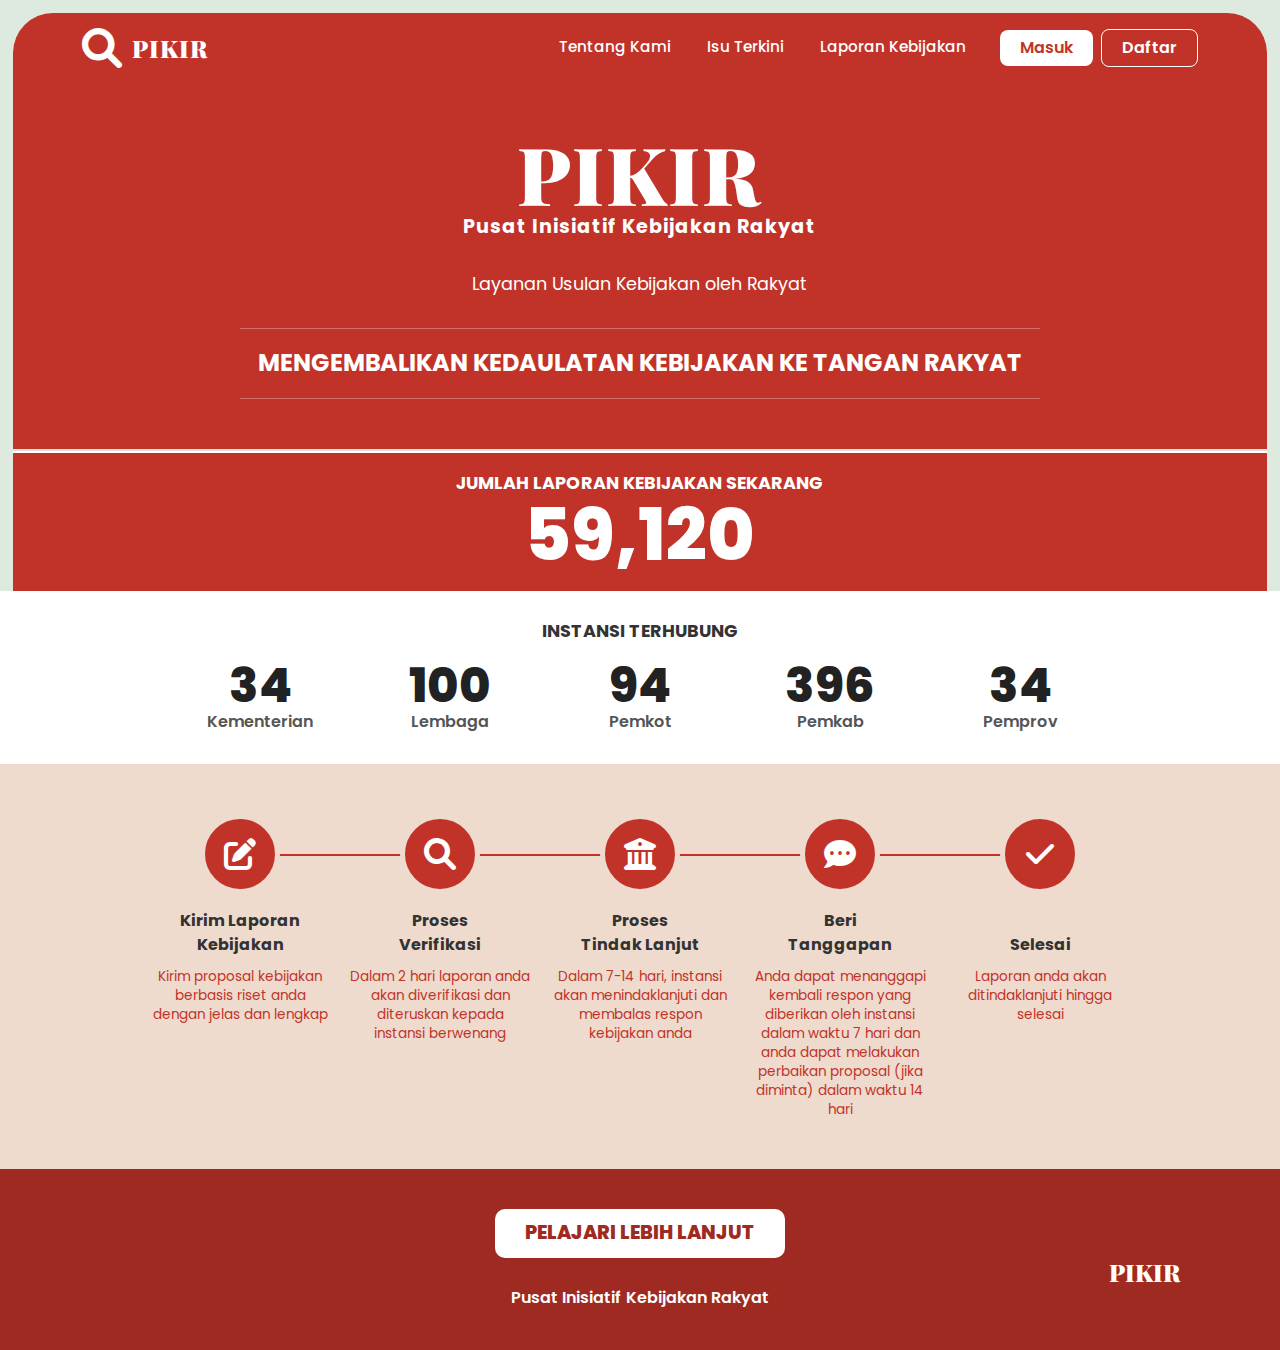
<file: index.html>
<!DOCTYPE html>
<html lang="id">
<head>
    <meta charset="UTF-8">
    <meta name="viewport" content="width=device-width, initial-scale=1.0">
    <title>PIKIR - Pusat Inisiatif Kebijakan Rakyat</title>
    
    <link href="https://cdn.jsdelivr.net/npm/bootstrap@5.3.0/dist/css/bootstrap.min.css" rel="stylesheet">
    <link rel="stylesheet" href="https://cdnjs.cloudflare.com/ajax/libs/font-awesome/6.0.0/css/all.min.css">
    <link href="https://fonts.googleapis.com/css2?family=Playfair+Display:wght@700;900&family=Poppins:wght@300;400;600;700&display=swap" rel="stylesheet">
    
    <link rel="stylesheet" href="main.css">
    <script src="src/js/main.js"></script>
</head>
<body>

    <div class="floating">
        
        <div id="navbar-spacer"></div>

        <nav class="navbar navbar-expand-lg navbar-pikir" id="main-navbar">
            <div class="container">
                <a class="logo-icon" href="index.html">
                    <i class="fas fa-search"></i>
                    <span>PIKIR</span>
                </a>
                
                <button class="navbar-toggler border-0 text-white" type="button" data-bs-toggle="collapse" data-bs-target="#navPikir">
                    <i class="fas fa-bars fa-lg"></i>
                </button>
                
                <div class="collapse navbar-collapse justify-content-end" id="navPikir">
                    <ul class="navbar-nav align-items-center mb-2 mb-lg-0">
                        <li class="nav-item"><a class="nav-link" href="pages/tentang-kami.html">Tentang Kami</a></li>
                        <li class="nav-item"><a class="nav-link" href="pages/isu-terkini.html">Isu Terkini</a></li>
                        <li class="nav-item"><a class="nav-link" href="pages/laporan-kebijakan-rakyat.html">Laporan Kebijakan</a></li>
                        <li class="nav-item ms-lg-3 mt-3 mt-lg-0">
                            <button class="btn btn-masuk w-100" onclick="document.location='pages/masuk.html'">Masuk</button>
                        </li>
                        <li class="nav-item ms-lg-2 mt-2 mt-lg-0">
                            <button class="btn btn-daftar w-100" onclick="document.location='pages/daftar.html'">Daftar</button>
                        </li>
                    </ul>
                </div>
            </div>
        </nav>

        <section class="hero-section">
            <div class="container">
                <h1 class="hero-logo-text">PIKIR</h1>
                <div class="hero-sublogo">Pusat Inisiatif Kebijakan Rakyat</div>
                
                <p class="hero-tagline">Layanan Usulan Kebijakan oleh Rakyat</p>
                
                <h2 class="hero-main-title">Mengembalikan Kedaulatan Kebijakan Ke Tangan Rakyat</h2>
            </div>
        </section>

        <section class="stats-laporan">
            <div class="container">
                <h4>JUMLAH LAPORAN KEBIJAKAN SEKARANG</h4>
                <h1>59,120</h1>
            </div>
        </section>
    </div>

    <section class="stats-instansi">
        <div class="container">
            <h4>INSTANSI TERHUBUNG</h4>
            <div class="row text-center justify-content-center g-4">
                <div class="col-6 col-md-2">
                    <div class="instansi-number">34</div>
                    <div class="instansi-label">Kementerian</div>
                </div>
                <div class="col-6 col-md-2">
                    <div class="instansi-number">100</div>
                    <div class="instansi-label">Lembaga</div>
                </div>
                <div class="col-6 col-md-2">
                    <div class="instansi-number">94</div>
                    <div class="instansi-label">Pemkot</div>
                </div>
                <div class="col-6 col-md-2">
                    <div class="instansi-number">396</div>
                    <div class="instansi-label">Pemkab</div>
                </div>
                <div class="col-6 col-md-2">
                    <div class="instansi-number">34</div>
                    <div class="instansi-label">Pemprov</div>
                </div>
            </div>
        </div>
    </section>

    <section class="alur-section">
        <div class="container">
            <div class="alur-container">
                <div class="alur-line d-none d-md-block"></div>

                <div class="alur-step">
                    <div class="alur-icon"><i class="fas fa-edit"></i></div>
                    <div class="alur-title">Kirim Laporan<br>Kebijakan</div>
                    <div class="alur-desc">Kirim proposal kebijakan berbasis riset anda dengan jelas dan lengkap</div>
                </div>

                <div class="alur-step">
                    <div class="alur-icon"><i class="fas fa-search"></i></div>
                    <div class="alur-title">Proses<br>Verifikasi</div>
                    <div class="alur-desc">Dalam 2 hari laporan anda akan diverifikasi dan diteruskan kepada instansi berwenang</div>
                </div>

                <div class="alur-step">
                    <div class="alur-icon"><i class="fas fa-university"></i></div>
                    <div class="alur-title">Proses<br>Tindak Lanjut</div>
                    <div class="alur-desc">Dalam 7-14 hari, instansi akan menindaklanjuti dan membalas respon kebijakan anda</div>
                </div>

                <div class="alur-step">
                    <div class="alur-icon"><i class="fas fa-comment-dots"></i></div>
                    <div class="alur-title">Beri<br>Tanggapan</div>
                    <div class="alur-desc">Anda dapat menanggapi kembali respon yang diberikan oleh instansi dalam waktu 7 hari dan anda dapat melakukan perbaikan proposal (jika diminta) dalam waktu 14 hari</div>
                </div>

                <div class="alur-step">
                    <div class="alur-icon"><i class="fas fa-check"></i></div>
                    <div class="alur-title"><br>Selesai</div>
                    <div class="alur-desc">Laporan anda akan ditindaklanjuti hingga selesai</div>
                </div>
            </div>
        </div>
    </section>

    <section class="cta-section">
        <div class="container position-relative">
            <a href="#" class="btn-pelajari">PELAJARI LEBIH LANJUT</a>
            <div class="mt-2" style="font-weight: 600;">Pusat Inisiatif Kebijakan Rakyat</div>
            
            <div class="footer-logo">PIKIR</div>
        </div>
    </section>

    <script src="https://cdn.jsdelivr.net/npm/bootstrap@5.3.0/dist/js/bootstrap.bundle.min.js"></script>

</body>
</html>
</file>
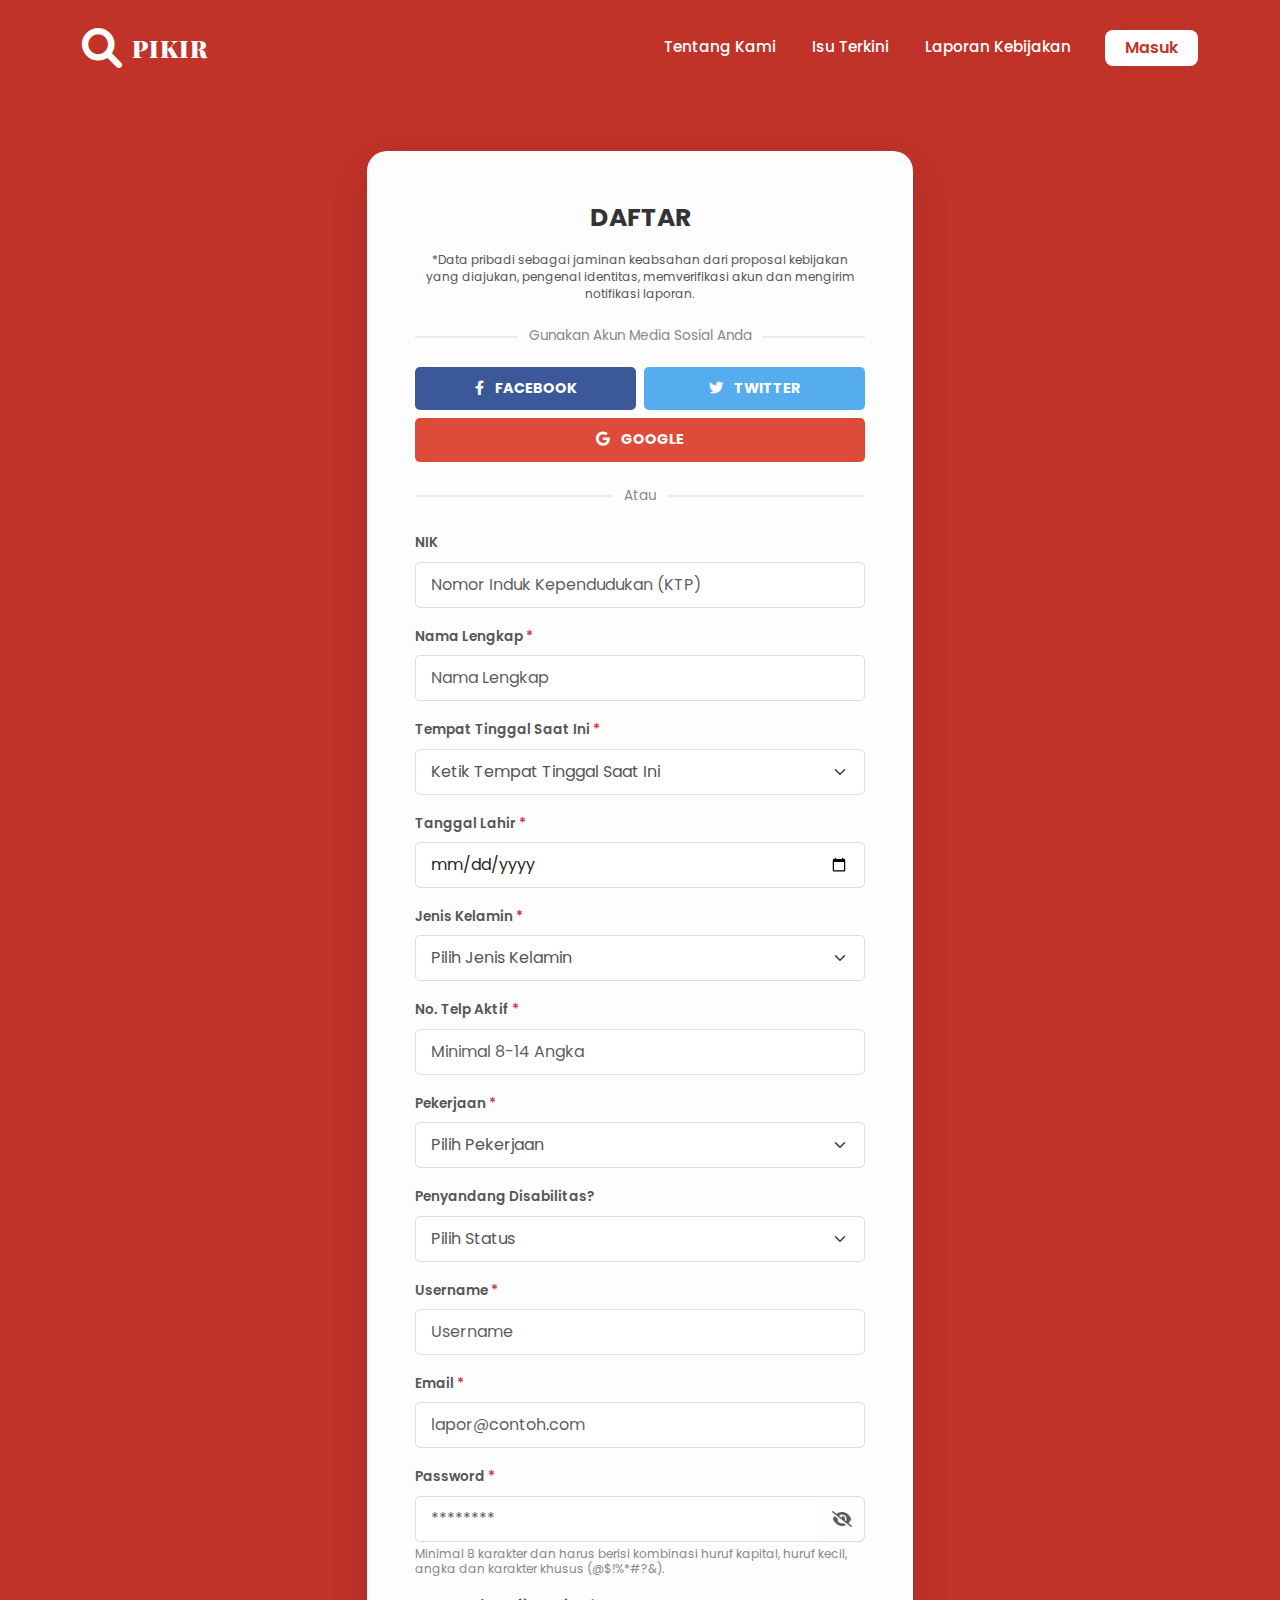
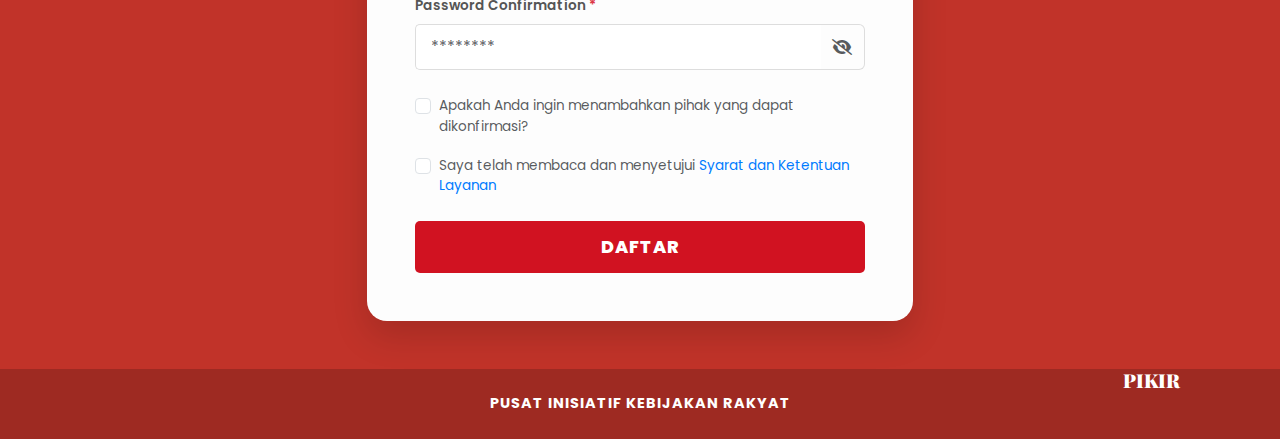
<file: pages/daftar.html>
<!DOCTYPE html>
<html lang="id">
<head>
    <meta charset="UTF-8">
    <meta name="viewport" content="width=device-width, initial-scale=1.0">
    <title>Daftar - PIKIR</title>
    
    <link href="https://cdn.jsdelivr.net/npm/bootstrap@5.3.0/dist/css/bootstrap.min.css" rel="stylesheet">
    <link rel="stylesheet" href="https://cdnjs.cloudflare.com/ajax/libs/font-awesome/6.0.0/css/all.min.css">
    <link href="https://fonts.googleapis.com/css2?family=Playfair+Display:wght@700;900&family=Poppins:wght@300;400;600;700;800&display=swap" rel="stylesheet">
    
    <link rel="stylesheet" href="/src/css/main.css">
</head>
<body class="bg-pikir-red-full">

    <div class="floating">
        <div id="navbar-spacer"></div>
        <nav class="navbar navbar-expand-lg navbar-pikir" id="main-navbar" style="box-shadow: none;">
            <div class="container">
                <a class="logo-icon" href="/index.html">
                    <i class="fas fa-search"></i>
                    <span>PIKIR</span>
                </a>
                
                <button class="navbar-toggler border-0 text-white" type="button" data-bs-toggle="collapse" data-bs-target="#navPikir">
                    <i class="fas fa-bars fa-lg"></i>
                </button>
                
                <div class="collapse navbar-collapse justify-content-end" id="navPikir">
                    <ul class="navbar-nav align-items-center mb-2 mb-lg-0">
                        <li class="nav-item"><a class="nav-link" href="/pages/tentang-kami.html">Tentang Kami</a></li>
                        <li class="nav-item"><a class="nav-link" href="/pages/isu-terkini.html">Isu Terkini</a></li>
                        <li class="nav-item"><a class="nav-link" href="/pages/laporan-kebijakan-rakyat.html">Laporan Kebijakan</a></li>
                        
                        <li class="nav-item ms-lg-3 mt-3 mt-lg-0">
                            <a href="login.html" class="btn btn-masuk w-100 text-decoration-none">Masuk</a>
                        </li>
                    </ul>
                </div>
            </div>
        </nav>
    </div>

    <section class="login-section flex-grow-1 d-flex align-items-center py-5">
        <div class="container">
            <div class="row justify-content-center">
                <div class="col-md-10 col-lg-8 col-xl-6">
                    
                    <div class="login-card p-4 p-md-5">
                        
                        <div class="text-center mb-3">
                            <div class="login-title-badge">DAFTAR</div>
                        </div>

                        <p class="text-center register-disclaimer mb-4">
                            *Data pribadi sebagai jaminan keabsahan dari proposal kebijakan yang diajukan, pengenal identitas, memverifikasi akun dan mengirim notifikasi laporan.
                        </p>

                        <div class="login-divider">
                            <span>Gunakan Akun Media Sosial Anda</span>
                        </div>

                        <div class="row g-2 mb-2">
                            <div class="col-6">
                                <button class="btn login-btn-fb w-100">
                                    <i class="fab fa-facebook-f me-2"></i> FACEBOOK
                                </button>
                            </div>
                            <div class="col-6">
                                <button class="btn login-btn-tw w-100">
                                    <i class="fab fa-twitter me-2"></i> TWITTER
                                </button>
                            </div>
                        </div>
                        <div class="mb-4">
                            <button class="btn login-btn-google w-100">
                                <i class="fab fa-google me-2"></i> GOOGLE
                            </button>
                        </div>

                        <div class="login-divider mb-4">
                            <span>Atau</span>
                        </div>

                        <form action="#" method="POST">
                            
                            <div class="mb-3">
                                <label class="form-label login-label">NIK</label>
                                <input type="text" class="form-control login-input" placeholder="Nomor Induk Kependudukan (KTP)">
                            </div>

                            <div class="mb-3">
                                <label class="form-label login-label">Nama Lengkap <span class="text-danger">*</span></label>
                                <input type="text" class="form-control login-input" placeholder="Nama Lengkap" required>
                            </div>

                            <div class="mb-3">
                                <label class="form-label login-label">Tempat Tinggal Saat Ini <span class="text-danger">*</span></label>
                                <select class="form-select login-input" required>
                                    <option value="" disabled selected>Ketik Tempat Tinggal Saat Ini</option>
                                    <option value="Jakarta">DKI Jakarta</option>
                                    <option value="Jabar">Jawa Barat</option>
                                    </select>
                            </div>

                            <div class="mb-3">
                                <label class="form-label login-label">Tanggal Lahir <span class="text-danger">*</span></label>
                                <input type="date" class="form-control login-input" required>
                            </div>

                            <div class="mb-3">
                                <label class="form-label login-label">Jenis Kelamin <span class="text-danger">*</span></label>
                                <select class="form-select login-input" required>
                                    <option value="" disabled selected>Pilih Jenis Kelamin</option>
                                    <option value="L">Laki-laki</option>
                                    <option value="P">Perempuan</option>
                                </select>
                            </div>

                            <div class="mb-3">
                                <label class="form-label login-label">No. Telp Aktif <span class="text-danger">*</span></label>
                                <input type="tel" class="form-control login-input" placeholder="Minimal 8-14 Angka" required>
                            </div>

                            <div class="mb-3">
                                <label class="form-label login-label">Pekerjaan <span class="text-danger">*</span></label>
                                <select class="form-select login-input" required>
                                    <option value="" disabled selected>Pilih Pekerjaan</option>
                                    <option value="Pegawai">PNS/TNI/Polri</option>
                                    <option value="Pegawai">Wiraswasta</option>
                                    <option value="Pegawai">Karyawan Swasta</option>
                                    <option value="Pegawai">Buruh</option>
                                    <option value="Mahasiswa">Pelajar/Mahasiswa</option>
                                    <option value="Mahasiswa">Lainnya</option>
                                    </select>
                            </div>

                            <div class="mb-3">
                                <label class="form-label login-label">Penyandang Disabilitas?</label>
                                <select class="form-select login-input">
                                    <option value="" disabled selected>Pilih Status</option>
                                    <option value="Ya">Ya</option>
                                    <option value="Tidak">Tidak</option>
                                </select>
                            </div>

                            <div class="mb-3">
                                <label class="form-label login-label">Username <span class="text-danger">*</span></label>
                                <input type="text" class="form-control login-input" placeholder="Username" required>
                            </div>

                            <div class="mb-3">
                                <label class="form-label login-label">Email <span class="text-danger">*</span></label>
                                <input type="email" class="form-control login-input" placeholder="lapor@contoh.com" required>
                            </div>

                            <div class="mb-1">
                                <label class="form-label login-label">Password <span class="text-danger">*</span></label>
                                <div class="input-group">
                                    <input type="password" class="form-control login-input border-end-0" id="regPassword" placeholder="********" required>
                                    <span class="input-group-text bg-transparent border-start-0 toggle-password" data-target="#regPassword" style="cursor: pointer; border-color: #ddd;">
                                        <i class="fas fa-eye-slash text-muted"></i>
                                    </span>
                                </div>
                            </div>
                            <div class="password-helper mb-3">
                                Minimal 8 karakter dan harus berisi kombinasi huruf kapital, huruf kecil, angka dan karakter khusus (@$!%*#?&).
                            </div>

                            <div class="mb-4">
                                <label class="form-label login-label">Password Confirmation <span class="text-danger">*</span></label>
                                <div class="input-group">
                                    <input type="password" class="form-control login-input border-end-0" id="regPasswordConf" placeholder="********" required>
                                    <span class="input-group-text bg-transparent border-start-0 toggle-password" data-target="#regPasswordConf" style="cursor: pointer; border-color: #ddd;">
                                        <i class="fas fa-eye-slash text-muted"></i>
                                    </span>
                                </div>
                            </div>

                            <div class="form-check mb-3 custom-checkbox-group">
                                <input class="form-check-input" type="checkbox" id="checkKonfirmasi">
                                <label class="form-check-label text-muted" for="checkKonfirmasi">
                                    Apakah Anda ingin menambahkan pihak yang dapat dikonfirmasi?
                                </label>
                            </div>

                            <div class="form-check mb-4 custom-checkbox-group">
                                <input class="form-check-input" type="checkbox" id="checkTnc" required>
                                <label class="form-check-label text-muted" for="checkTnc">
                                    Saya telah membaca dan menyetujui <a href="#" class="register-link">Syarat dan Ketentuan Layanan</a>
                                </label>
                            </div>

                            <button type="submit" class="btn login-btn-submit w-100">DAFTAR</button>
                        </form>

                    </div>

                </div>
            </div>
        </div>
    </section>

    <section class="cta-section py-4 mt-auto">
        <div class="container position-relative text-center">
            <div class="fw-bold text-uppercase ls-1" style="font-size: 0.9rem;">Pusat Inisiatif Kebijakan Rakyat</div>
            <div class="footer-logo mt-2" style="font-size: 1.2rem;">PIKIR</div>
        </div>
    </section>

    <script src="https://cdn.jsdelivr.net/npm/bootstrap@5.3.0/dist/js/bootstrap.bundle.min.js"></script>
    <script src="/src/js/main.js"></script>
    
    <script>
        document.querySelectorAll('.toggle-password').forEach(function(btn) {
            btn.addEventListener('click', function() {
                const targetId = this.getAttribute('data-target');
                const input = document.querySelector(targetId);
                const icon = this.querySelector('i');

                if (input.type === 'password') {
                    input.type = 'text';
                    icon.classList.remove('fa-eye-slash');
                    icon.classList.add('fa-eye');
                } else {
                    input.type = 'password';
                    icon.classList.remove('fa-eye');
                    icon.classList.add('fa-eye-slash');
                }
            });
        });
    </script>
</body>
</html>
</file>
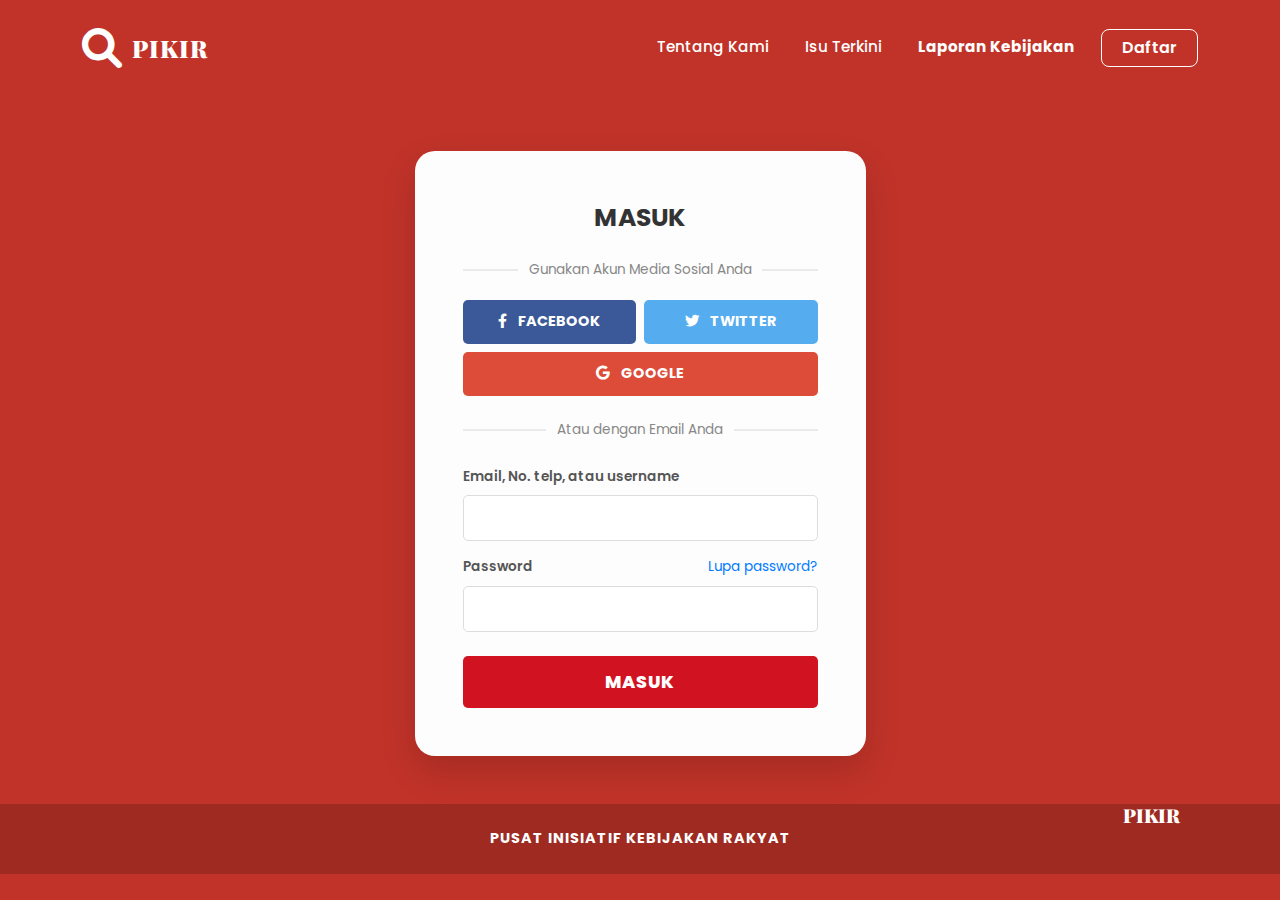
<file: pages/masuk.html>
<!DOCTYPE html>
<html lang="id">
<head>
    <meta charset="UTF-8">
    <meta name="viewport" content="width=device-width, initial-scale=1.0">
    <title>Masuk - PIKIR</title>
    
    <link href="https://cdn.jsdelivr.net/npm/bootstrap@5.3.0/dist/css/bootstrap.min.css" rel="stylesheet">
    <link rel="stylesheet" href="https://cdnjs.cloudflare.com/ajax/libs/font-awesome/6.0.0/css/all.min.css">
    <link href="https://fonts.googleapis.com/css2?family=Playfair+Display:wght@700;900&family=Poppins:wght@300;400;600;700;800&display=swap" rel="stylesheet">
    
    <link rel="stylesheet" href="../main.css">
    <script src="../src/js/main.js"></script>
    <script src="../src/js/masuk.js"></script>
</head>
<body class="bg-pikir-red-full"> 
    
    <div class="floating">
        <div id="navbar-spacer"></div>
        <nav class="navbar navbar-expand-lg navbar-pikir" id="main-navbar">
            <div class="container">
                <a class="logo-icon" href="../index.html">
                    <i class="fas fa-search"></i>
                    <span>PIKIR</span>
                </a>
                
                <button class="navbar-toggler border-0 text-white" type="button" data-bs-toggle="collapse" data-bs-target="#navPikir">
                    <i class="fas fa-bars fa-lg"></i>
                </button>
                
                <div class="collapse navbar-collapse justify-content-end" id="navPikir">
                    <ul class="navbar-nav align-items-center mb-2 mb-lg-0">
                        <li class="nav-item"><a class="nav-link" href="tentang-kami.html">Tentang Kami</a></li>
                        <li class="nav-item"><a class="nav-link" href="isu-terkini.html">Isu Terkini</a></li>
                        <li class="nav-item"><a class="nav-link fw-bold" href="laporan-kebijakan-rakyat.html">Laporan Kebijakan</a></li>
                        
                        <li class="nav-item ms-lg-2 mt-2 mt-lg-0">
                            <button class="btn btn-daftar w-100" onclick="document.location='daftar.html'">Daftar</button>
                        </li>
                    </ul>
                </div>
            </div>
        </nav>
    </div>

    <section class="login-section flex-grow-1 d-flex align-items-center py-5">
        <div class="container">
            <div class="row justify-content-center">
                <div class="col-md-8 col-lg-6 col-xl-5">
                    
                    <div class="login-card p-4 p-md-5">
                        
                        <div class="text-center mb-4">
                            <div class="login-title-badge">MASUK</div>
                        </div>

                        <div class="login-divider">
                            <span>Gunakan Akun Media Sosial Anda</span>
                        </div>

                        <div class="row g-2 mb-2">
                            <div class="col-6">
                                <button class="btn login-btn-fb w-100">
                                    <i class="fab fa-facebook-f me-2"></i> FACEBOOK
                                </button>
                            </div>
                            <div class="col-6">
                                <button class="btn login-btn-tw w-100">
                                    <i class="fab fa-twitter me-2"></i> TWITTER
                                </button>
                            </div>
                        </div>
                        <div class="mb-4">
                            <button class="btn login-btn-google w-100">
                                <i class="fab fa-google me-2"></i> GOOGLE
                            </button>
                        </div>

                        <div class="login-divider mb-4">
                            <span>Atau dengan Email Anda</span>
                        </div>

                        <form id="formLogin" onsubmit="handleLogin(event)">
                            <div class="mb-3">
                                <label for="loginEmail" class="form-label login-label">Email, No. telp, atau username</label>
                                <input type="text" class="form-control login-input" id="loginEmail" required>
                            </div>
                            
                            <div class="mb-4 position-relative">
                                <div class="d-flex justify-content-between align-items-center">
                                    <label for="loginPassword" class="form-label login-label mb-0">Password</label>
                                    <a href="#" class="login-forgot-link">Lupa password?</a>
                                </div>
                                <input type="password" class="form-control login-input mt-2" id="loginPassword" required>
                            </div>

                            <button type="submit" class="btn login-btn-submit w-100">MASUK</button>
                        </form>

                    </div>
                    </div>
            </div>
        </div>
    </section>

    <section class="cta-section py-4 mt-auto">
        <div class="container position-relative text-center">
            <div class="fw-bold text-uppercase ls-1" style="font-size: 0.9rem;">Pusat Inisiatif Kebijakan Rakyat</div>
            <div class="footer-logo mt-2" style="font-size: 1.2rem;">PIKIR</div>
        </div>
    </section>

    <script src="https://cdn.jsdelivr.net/npm/bootstrap@5.3.0/dist/js/bootstrap.bundle.min.js"></script>
</body>
</html>
</file>
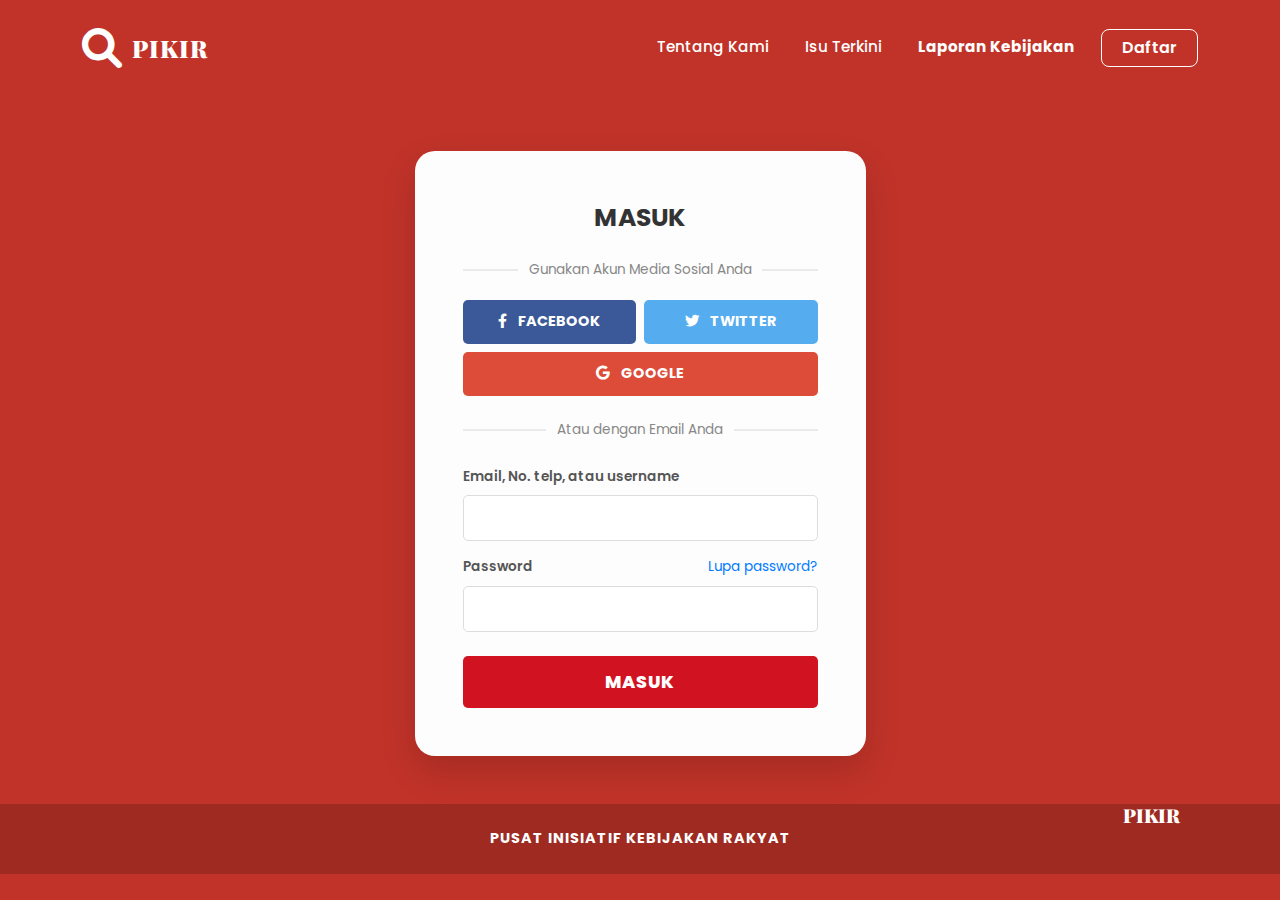
<file: pages/profil.html>
<!DOCTYPE html>
<html lang="id">
<head>
    <meta charset="UTF-8">
    <meta name="viewport" content="width=device-width, initial-scale=1.0">
    <title>Profil Akun - PIKIR</title>
    
    <link href="https://cdn.jsdelivr.net/npm/bootstrap@5.3.0/dist/css/bootstrap.min.css" rel="stylesheet">
    <link rel="stylesheet" href="https://cdnjs.cloudflare.com/ajax/libs/font-awesome/6.0.0/css/all.min.css">
    <link href="https://fonts.googleapis.com/css2?family=Playfair+Display:wght@700;900&family=Poppins:wght@300;400;500;600;700&display=swap" rel="stylesheet">
    
    <link rel="stylesheet" href="../main.css">
    <script src="/src/js/main.js"></script>

</head>
<body style="background-color: #f4f6f9;">
    
    <div class="floating profil-navbar" style="background-color: #c13329;">
        <nav class="navbar navbar-expand-lg navbar-pikir" id="main-navbar">
            <div class="container">
                <a class="logo-icon" href="/index.html">
                    <i class="fas fa-search"></i>
                    <span>PIKIR</span>
                </a>
                
                <button class="navbar-toggler border-0 text-white" type="button" data-bs-toggle="collapse" data-bs-target="#navPikir">
                    <i class="fas fa-bars fa-lg"></i>
                </button>
                
                <div class="collapse navbar-collapse justify-content-end" id="navPikir">
                    <ul class="navbar-nav align-items-center mb-2 mb-lg-0">
                        <li class="nav-item"><a class="nav-link" href="/pages/tentang-kami.html">Tentang Kami</a></li>
                        <li class="nav-item"><a class="nav-link" href="/pages/isu-terkini.html">Isu Terkini</a></li>
                        <li class="nav-item"><a class="nav-link" href="/pages/laporan-kebijakan-rakyat.html">Laporan Kebijakan</a></li>
                        <li class="nav-item ms-lg-3 mt-3 mt-lg-0">
                            <a href="#" onclick="handleLogout()" class="btn btn-masuk w-100">Keluar</a>
                        </li>
                    </ul>
                </div>
            </div>
        </nav>
        <div class="px-4 py-3 d-flex align-items-center text-white mb-3" style="background-color: #c13329;">
                <img src="https://img.freepik.com/free-vector/young-woman-avatar-character_24877-83321.jpg" alt="Avatar" class="profil-avatar me-4">
                <div>
                    <h2 class="fw-bold mb-0">Bintang Berliana</h2>
                    <p class="mb-0 fs-5">Mahasiswa | Universitas Indonesia</p>
                </div>
            </div>

            <div class="bg-white rounded-4 mx-4 shadow-sm overflow-hidden" style="min-height: 600px;">
                <div class="row g-0 h-100">
                    
                    <div class="col-md-3 border-end bg-white py-4 pe-2">
                        <div class="nav flex-column nav-pills profil-sidebar" id="v-pills-tab" role="tablist" aria-orientation="vertical">
                            <button class="nav-link active" id="v-pills-ubah-tab" data-bs-toggle="pill" data-bs-target="#v-pills-ubah" type="button" role="tab">Ubah Profil</button>
                            <button class="nav-link" id="v-pills-proposal-tab" data-bs-toggle="pill" data-bs-target="#v-pills-proposal" type="button" role="tab">Proposal Milik Saya</button>
                            <button class="nav-link" id="v-pills-pengajuan-tab" data-bs-toggle="pill" data-bs-target="#v-pills-pengajuan" type="button" role="tab">Pengajuan Usulan<br>Kebijakan</button>
                            <button class="nav-link" id="v-pills-status-tab" data-bs-toggle="pill" data-bs-target="#v-pills-status" type="button" role="tab">Status Akun<br>& Partisipasi</button>
                        </div>
                    </div>

                    <div class="col-md-9 p-4 p-lg-5 bg-white">
                        <div class="tab-content" id="v-pills-tabContent">
                            
                            <div class="tab-pane fade show active" id="v-pills-ubah" role="tabpanel">
                                <div class="d-flex align-items-center justify-content-between mb-4 header-badge-red">
                                    <div class="d-flex align-items-center">
                                        <i class="far fa-user-circle fs-2 me-3"></i>
                                        <h3 class="mb-0 fw-bold">Ubah Profil</h3>
                                    </div>
                                    <button class="btn btn-danger fw-bold px-4">SIMPAN</button>
                                </div>
                                
                                <form class="profil-form">
                                    <h6 class="text-muted fw-bold mb-3 border-bottom pb-2">Informasi Publik</h6>
                                    <div class="row mb-3 align-items-center">
                                        <div class="col-md-3 text-md-end"><label class="form-label mb-0 text-muted">Nama Lengkap <span class="text-danger">*</span></label></div>
                                        <div class="col-md-9"><input type="text" class="form-control" value="Bintang Berliana"></div>
                                    </div>
                                    <div class="row mb-3 align-items-center">
                                        <div class="col-md-3 text-md-end"><label class="form-label mb-0 text-muted">Username</label></div>
                                        <div class="col-md-9"><input type="text" class="form-control"></div>
                                    </div>
                                    <div class="row mb-3">
                                        <div class="col-md-3 text-md-end"><label class="form-label mb-0 text-muted mt-2">Bio</label></div>
                                        <div class="col-md-9"><textarea class="form-control" rows="2"></textarea></div>
                                    </div>
                                    <div class="row mb-3 align-items-center">
                                        <div class="col-md-3 text-md-end"><label class="form-label mb-0 text-muted">Foto Profil <br><small>(152x152)</small></label></div>
                                        <div class="col-md-9">
                                            <div class="d-inline-flex align-items-center justify-content-center bg-purple text-white rounded fs-1 fw-bold" style="width: 70px; height: 70px; background-color: #a855f7;">B</div>
                                        </div>
                                    </div>
                                    <div class="row mb-3 align-items-center">
                                        <div class="col-md-3 text-md-end"><label class="form-label mb-0 text-muted">Pekerjaan / Status</label></div>
                                        <div class="col-md-9"><input type="text" class="form-control" value="Mahasiswa"></div>
                                    </div>
                                    
                                    <h6 class="text-muted fw-bold mb-3 mt-5 border-bottom pb-2">Data Pribadi</h6>
                                    <div class="row mb-3 align-items-center">
                                        <div class="col-md-3 text-md-end"><label class="form-label mb-0 text-muted">Email <span class="text-danger">*</span></label></div>
                                        <div class="col-md-9"><input type="email" class="form-control" value="berlianabintang25@gmail.com"></div>
                                    </div>
                                    <div class="row mb-3 align-items-center">
                                        <div class="col-md-3 text-md-end"><label class="form-label mb-0 text-muted">No Handphone <span class="text-danger">*</span></label></div>
                                        <div class="col-md-9"><input type="text" class="form-control"></div>
                                    </div>
                                    </form>
                            </div>

                            <div class="tab-pane fade" id="v-pills-proposal" role="tabpanel">
                                <div class="header-badge-red mb-4">
                                    <i class="fas fa-file-alt fs-2 me-3"></i>
                                    <h3 class="mb-0 fw-bold">Proposal Milik Saya</h3>
                                </div>

                                <ul class="nav nav-tabs profil-subtabs mb-4" id="proposalTabs" role="tablist">
                                    <li class="nav-item"><button class="nav-link active" data-bs-toggle="tab" data-bs-target="#sub-prop-list">Proposal</button></li>
                                    <li class="nav-item"><button class="nav-link" data-bs-toggle="tab" data-bs-target="#sub-prop-progres">Progres</button></li>
                                    <li class="nav-item"><button class="nav-link" data-bs-toggle="tab" data-bs-target="#sub-prop-notif">Notifikasi <span class="badge bg-success ms-1">1</span></button></li>
                                    <li class="nav-item"><button class="nav-link" data-bs-toggle="tab" data-bs-target="#sub-prop-status">Status</button></li>
                                    <li class="nav-item"><button class="nav-link" data-bs-toggle="tab" data-bs-target="#sub-prop-voting">Voting</button></li>
                                </ul>

                                <div class="tab-content border rounded p-3 border-top-0 rounded-top-0">
                                    
                                    <div class="tab-pane fade show active" id="sub-prop-list">
                                        <div class="d-flex justify-content-between align-items-center border-bottom pb-3 mb-3">
                                            <div style="max-width: 40%;">
                                                <h6 class="fw-bold mb-1">Skema "Targeted Universalism" untuk MBG</h6>
                                            </div>
                                            <div><button class="btn btn-primary btn-sm fw-bold px-3">LIHAT</button></div>
                                            <div><button class="btn btn-primary btn-sm fw-bold px-3">LIHAT</button></div>
                                            <div><span class="badge bg-success py-2 px-3">Diterapkan</span></div>
                                            <div class="fw-bold fs-5">12,345</div>
                                            <div class="fw-bold fs-5 text-warning"><i class="fas fa-star"></i> 1</div>
                                        </div>
                                        <div class="d-flex justify-content-between align-items-center">
                                            <div style="max-width: 40%;">
                                                <h6 class="fw-bold mb-1">Platform "IKN Infrastructure Dashboard"</h6>
                                            </div>
                                            <div><button class="btn btn-primary btn-sm fw-bold px-3">LIHAT</button></div>
                                            <div><button class="btn btn-primary btn-sm fw-bold px-3">LIHAT</button></div>
                                            <div><span class="badge bg-danger py-2 px-3">Proses Verifikasi</span></div>
                                            <div class="fw-bold fs-5">50</div>
                                            <div class="fw-bold fs-5 text-dark">500</div>
                                        </div>
                                    </div>

                                    <div class="tab-pane fade" id="sub-prop-progres">
                                        <div class="d-flex justify-content-between mb-3">
                                            <h6 class="fw-bold">Skema "Targeted Universalism" untuk MBG</h6>
                                            <span class="fw-bold">Progres <i class="fas fa-circle text-danger ms-1"></i></span>
                                        </div>
                                        <table class="table table-borderless table-striped">
                                            <thead class="table-light">
                                                <tr><th>Tahapan</th><th>Status</th><th>Keterangan</th></tr>
                                            </thead>
                                            <tbody>
                                                <tr><td>Proposal dikirim</td><td><i class="fas fa-check text-primary"></i></td><td>25 Juli 2025</td></tr>
                                                <tr><td>Proses verifikasi</td><td><i class="fas fa-check text-primary"></i></td><td>27 Juli 2025</td></tr>
                                                <tr><td>Proposal diteruskan</td><td><i class="fas fa-check text-primary"></i></td><td>27 Juli 2025</td></tr>
                                                <tr><td>Proses tindak lanjut Instansi</td><td><i class="fas fa-check text-primary"></i></td><td>3 Agustus 2025</td></tr>
                                                <tr><td>Rapat DPRD</td><td><i class="fas fa-check text-primary"></i></td><td>8 Agustus 2025</td></tr>
                                                <tr><td>Hasil</td><td><span class="badge bg-success">Diterapkan</span></td><td>22 September 2025</td></tr>
                                            </tbody>
                                        </table>
                                    </div>

                                    <div class="tab-pane fade" id="sub-prop-notif">
                                        <div class="bg-light p-3 rounded mb-3">
                                            <p class="mb-1 small">Tanggal: 9 Agustus 2025 | 10.47 WIB</p>
                                            <p class="fw-bold">Perihal: Permintaan Klarifikasi Teknis Skema Targeted Universalism</p>
                                            <p class="small text-justify">Terima kasih atas proposal kebijakan Anda. Hasil pembahasan pada forum DPRD menunjukkan bahwa pendekatan ini memiliki potensi... Namun, kami memerlukan klarifikasi tambahan terkait: <br>1. Metode segmentasi<br>2. Perkiraan kebutuhan anggaran<br>Mohon tanggapan Anda dalam 7 hari.</p>
                                            <div class="text-end">
                                                <button class="btn btn-success btn-sm fw-bold">Beri Tanggapan</button>
                                            </div>
                                        </div>
                                    </div>

                                </div>
                            </div>

                            <div class="tab-pane fade" id="v-pills-pengajuan" role="tabpanel">
                                <div class="header-badge-red mb-4">
                                    <i class="fas fa-search pe-3"></i>
                                    <h3 class="mb-0 fw-bold">Pengajuan Usulan Kebijakan</h3>
                                </div>
                                <form class="profil-form">
                                    <div class="mb-3">
                                        <label class="fw-bold mb-1">Judul Kebijakan</label>
                                        <input type="text" class="form-control bg-light" placeholder="Masalah + solusi ringkas">
                                    </div>
                                    <div class="mb-3">
                                        <label class="fw-bold mb-1">Latar Belakang Masalah</label>
                                        <textarea class="form-control bg-light" rows="2" placeholder="isi dengan data, fakta, referensi"></textarea>
                                    </div>
                                    <div class="mb-3">
                                        <label class="fw-bold mb-1">Dampak Sosial</label>
                                        <input type="text" class="form-control bg-light" placeholder="kuantitatif + kualitatif">
                                    </div>
                                    
                                    <div class="row">
                                        <div class="col-md-6 mb-3">
                                            <label class="fw-bold mb-1">Solusi yang Diusulkan</label>
                                            <input type="text" class="form-control bg-light" placeholder="langkah teknis">
                                        </div>
                                        <div class="col-md-6 mb-3">
                                            <label class="fw-bold mb-1">Estimasi Biaya</label>
                                            <input type="text" class="form-control bg-light" placeholder="(Rp_____)">
                                        </div>
                                    </div>

                                    <div class="text-end mt-4">
                                        <button type="submit" class="btn btn-danger px-4 py-2 fw-bold">Kirim Proposal ke Pemerintah</button>
                                    </div>
                                </form>
                            </div>

                            <div class="tab-pane fade" id="v-pills-status" role="tabpanel">
                                <div class="header-badge-red mb-4">
                                    <i class="fas fa-cogs fs-2 me-3"></i>
                                    <h3 class="mb-0 fw-bold">Status Akun & Partisipasi</h3>
                                </div>
                                
                                <div class="row g-4">
                                    <div class="col-md-6">
                                        <div class="p-3 bg-light rounded-3 border mb-4 d-flex align-items-center">
                                            <div class="bg-purple text-white rounded-circle d-flex align-items-center justify-content-center me-3" style="width:50px; height:50px; font-size:1.5rem;">B</div>
                                            <div>
                                                <h5 class="fw-bold mb-0">Bintang Berliana</h5>
                                                <small class="text-muted d-block"><i class="fas fa-check-circle text-success"></i> Email Terverifikasi</small>
                                            </div>
                                            <div class="ms-auto text-end">
                                                <div class="text-danger"><i class="fas fa-star"></i><i class="fas fa-star"></i><i class="fas fa-star"></i></div>
                                                <small class="fw-bold">Skor: 12.345</small>
                                            </div>
                                        </div>

                                        <div class="p-4 bg-light rounded-3 border mb-4">
                                            <h6 class="fw-bold mb-3">Statistik Aktivitas Kamu</h6>
                                            <div class="d-flex justify-content-between border-bottom pb-2 mb-2"><span>Total Voting</span> <strong>12.395</strong></div>
                                            <div class="d-flex justify-content-between border-bottom pb-2 mb-2"><span>Proposal Dibuat</span> <strong>2</strong></div>
                                            <div class="d-flex justify-content-between border-bottom pb-2 mb-2"><span>Proposal Disetujui</span> <strong>2</strong></div>
                                        </div>
                                    </div>
                                    
                                    <div class="col-md-6">
                                        <div class="p-4 bg-light rounded-3 border mb-4">
                                            <h6 class="fw-bold mb-3">Aktivitas Terakhir</h6>
                                            <ul class="ps-3 mb-0 small text-muted">
                                                <li class="mb-2">Dinas Sosial menanggapi proposal "Targeted Universalism..."</li>
                                                <li class="mb-2">Kamu melakukan voting pada isu: "Transparansi Anggaran"</li>
                                            </ul>
                                        </div>

                                        <div class="p-4 bg-light rounded-3 border">
                                            <h6 class="fw-bold mb-3">Pencapaian</h6>
                                            <div class="mb-2"><i class="fas fa-medal text-danger me-2"></i> Kontributor Baru</div>
                                            <div class="mb-2"><i class="fas fa-medal text-danger me-2"></i> 10 Voting</div>
                                            <div><i class="fas fa-medal text-danger me-2"></i> 1 Proposal Selesai</div>
                                        </div>
                                    </div>
                                </div>
                            </div>

                        <div class="spacer-bawah" style="margin-top: 20px;"></div>
                        </div></div></div></div></div>
        <section class="cta-section" style="padding: 30px 20px;">
        <div class="container position-relative" style="">
            <div style="font-weight: 600; text-transform: uppercase; letter-spacing: 1px;">Pusat Inisiatif Kebijakan Rakyat</div>
            <div class="footer-logo" style="bottom: 5px;">PIKIR</div>
        </div>
    </section>
                        
        
    <script>
        // cek status login
        if (localStorage.getItem('isLoggedIn') !== 'true') {
            alert('Anda harus login terlebih dahulu untuk mengakses halaman ini.');
            window.location.replace('/pages/masuk.html'); 
        }

        // logout
        function handleLogout() {
            const confirmLogout = confirm("Apakah Anda yakin ingin keluar?");
            if (confirmLogout) {
                localStorage.removeItem('isLoggedIn');
                localStorage.removeItem('username');
                window.location.replace('/pages/masuk.html'); 
            }
        }
    </script>
    
    <script src="https://cdn.jsdelivr.net/npm/bootstrap@5.3.0/dist/js/bootstrap.bundle.min.js"></script>

</body>
</html>
</file>
<file: main.css>
:root {
    --pikir-red: #c13329;       /* primary */
    --pikir-dark-red: #9e2a22;  /* footer/button */
    --pikir-cream: #eedbce;     /* cream */
    --pikir-text: #333333;
    --pikir-secondary-lightblue: #deeadf;
    --pikir-main-section: #f8f9fa; /* main section */
}

body {
    font-family: 'Poppins', sans-serif;
    color: var(--pikir-text);
    background-color: var(--pikir-secondary-lightblue);
}

/* floating */
.floating {
    max-width: 98%;
    display: block;
    margin: auto;
}

/* navbar standar floating */
.navbar-pikir {
    background-color: var(--pikir-red);
    padding: 15px 0;
    margin-top: 1%;
    border-top-left-radius: 40px;
    border-top-right-radius: 40px;
    width: 100%;
    z-index: 1030;
    transition: all 0.01s ease-in-out;
}

/* profil navbar */
.profil-navbar {
    border-top-left-radius: 40px;
    border-top-right-radius: 40px;
}

/* navbar nempel scrolled */
.navbar-scrolled {
    position: fixed !important;
    top: 0;
    left: 0;
    margin-top: 0 !important;
    border-radius: 0 !important;
    max-width: 100% !important; 
    box-shadow: 0 4px 15px rgba(0,0,0,0.2); 
}

.navbar-pikir .nav-link {
    color: #ffffff !important;
    font-weight: 500;
    margin: 0 10px;
    font-size: 0.95rem;
}

.navbar-pikir .nav-link {
    color: #ffffff !important;
    font-weight: 500;
    margin: 0 10px;
    font-size: 0.95rem;
}
.navbar-pikir .nav-link:hover {
    opacity: 0.8;
}
.logo-icon {
    color: white;
    font-size: 2.5rem;
    display: flex;
    align-items: center;
    gap: 10px;
    text-decoration: none;
}
.logo-icon span {
    font-family: 'Playfair Display', serif;
    font-weight: 900;
    font-size: 1.5rem;
    letter-spacing: 1px;
}

/* navbar btn */
.btn-masuk {
    background-color: white;
    color: var(--pikir-red);
    border-radius: 8px;
    font-weight: 600;
    padding: 6px 20px;
    border: none;
}
.btn-daftar {
    background-color: transparent;
    color: white;
    border-radius: 8px;
    font-weight: 600;
    padding: 6px 20px;
    border: 1px solid white;
}

/* hero */
.hero-section {
    background-color: var(--pikir-red);
    color: white;
    text-align: center;
    padding: 50px 20px;
    border-bottom: 2px solid #e0e0e0;
}
.hero-logo-text {
    font-family: 'Playfair Display', serif;
    font-size: 5rem;
    font-weight: 900;
    margin-bottom: 0;
    letter-spacing: 2px;
    line-height: 1;
}
.hero-sublogo {
    font-weight: 700;
    font-size: 1.2rem;
    margin-bottom: 30px;
    letter-spacing: 1px;
}
.hero-tagline {
    font-size: 1.1rem;
    margin-bottom: 30px;
}
.hero-main-title {
    font-weight: 700;
    font-size: 1.5rem;
    text-transform: uppercase;
    max-width: 800px;
    margin: 0 auto;
    border-top: 1px solid rgba(255,255,255,0.3);
    border-bottom: 1px solid rgba(255,255,255,0.3);
    padding: 20px 0;
}

/* laporan stats */
.stats-laporan {
    background-color: var(--pikir-red);
    color: white;
    text-align: center;
    padding: 20px;
    border-top: 2px solid white;
}
.stats-laporan h4 {
    font-weight: 700;
    font-size: 1.1rem;
    margin-bottom: 5px;
}
.stats-laporan h1 {
    font-size: 4.5rem;
    font-weight: 800;
    margin: 0;
    line-height: 1;
}

/* instansi stats */
.stats-instansi {
    background-color: white;
    text-align: center;
    padding: 30px 20px;
}
.stats-instansi h4 {
    font-weight: 700;
    font-size: 1.1rem;
    color: #333;
    margin-bottom: 20px;
}
.instansi-number {
    font-size: 3rem;
    font-weight: 800;
    color: #222;
    line-height: 1;
}
.instansi-label {
    font-weight: 600;
    color: #555;
    font-size: 1rem;
}

/* alur */
.alur-section {
    background-color: var(--pikir-cream);
    padding: 50px 0;
    position: relative;
}

.alur-container {
    display: flex;
    justify-content: space-between;
    position: relative;
    max-width: 1000px;
    margin: 0 auto;
}

/* line belakang icon */
.alur-line {
    position: absolute;
    top: 40px; 
    left: 10%;
    right: 10%;
    height: 2px;
    background-color: var(--pikir-red);
    z-index: 1;
}

.alur-step {
    text-align: center;
    flex: 1;
    z-index: 2;
    padding: 0 10px;
}

.alur-icon {
    width: 80px;
    height: 80px;
    background-color: var(--pikir-red);
    color: white;
    border-radius: 50%;
    display: flex;
    align-items: center;
    justify-content: center;
    font-size: 2rem;
    margin: 0 auto 15px auto;
    border: 5px solid var(--pikir-cream);
}

.alur-title {
    font-weight: 700;
    font-size: 1rem;
    color: #333;
    margin-bottom: 10px;
    min-height: 48px;
}

.alur-desc {
    font-size: 0.85rem;
    color: var(--pikir-red);
    line-height: 1.4;
}

/* footer */
.cta-section {
    background-color: var(--pikir-dark-red);
    text-align: center;
    padding: 40px 20px;
    color: white;
    position: relative;
}
.btn-pelajari {
    background-color: white;
    color: var(--pikir-dark-red);
    font-weight: 800;
    font-size: 1.2rem;
    padding: 10px 30px;
    border-radius: 10px;
    text-decoration: none;
    display: inline-block;
    margin-bottom: 20px;
    text-transform: uppercase;
}
.footer-logo {
    font-family: 'Playfair Display', serif;
    font-weight: 900;
    font-size: 1.5rem;
    position: absolute;
    right: 30px;
    bottom: 20px;
}

/* page tentang kami */
.bg-pikir-cream {
    background-color: var(--pikir-cream);
}

.bg-main-section {
    max-width: 98%;
    background-color: var(--pikir-main-section);
    margin: auto;
    display: block;
}

.tk-big-logo {
    font-family: 'Playfair Display', serif;
    font-size: 6rem;
    font-weight: 900;
    color: var(--pikir-red);
    line-height: 1;
    margin-bottom: 0;
    letter-spacing: 2px;
}
.tk-sub-logo {
    font-family: 'Poppins', sans-serif;
    font-size: 1.2rem;
    font-weight: 700;
    color: #333;
}
.tk-hero-img {
    max-height: 250px;
    object-fit: contain;
}

.tk-icon-large {
    font-size: 6rem;
    color: #8faeb9; 
}
.tk-text-justify {
    text-align: justify;
    line-height: 1.7;
    color: #444;
}

.tk-misi-icon {
    width: 90px;
    height: 90px;
    background-color: var(--pikir-red);
    color: white;
    border-radius: 50%;
    display: flex;
    align-items: center;
    justify-content: center;
    font-size: 2.5rem;
    margin: 0 auto 15px auto;
    box-shadow: 0 4px 10px rgba(193, 51, 41, 0.3); 
}
.tk-misi-text {
    font-size: 0.9rem;
    font-weight: 500;
    color: #333;
    line-height: 1.4;
}

.tk-dampak-img {
    max-width: 180px;
}
.tk-dampak-list {
    padding-left: 20px;
}
.tk-dampak-list li {
    margin-bottom: 8px;
    font-size: 0.95rem;
    color: #333;
}

.tk-nilai-box {
    background-color: #f1c75c; 
    border-radius: 12px;
    padding: 20px 10px;
    text-align: center;
    height: 100%;
    display: flex;
    flex-direction: column;
    align-items: center;
    justify-content: center;
    box-shadow: 0 4px 8px rgba(0,0,0,0.05);
}
.tk-nilai-icon {
    color: var(--pikir-red);
    font-size: 2.5rem;
    margin-bottom: 10px;
}
.tk-nilai-text {
    color: var(--pikir-red);
    font-weight: 700;
    font-size: 0.95rem;
    line-height: 1.2;
}

/* responsive mobile tentang kami */
@media (max-width: 768px) {
    .tk-big-logo { font-size: 4rem; }
    .tk-dampak-img { max-width: 150px; margin-bottom: 20px; }
}

/* page isu terkini */
.it-header {
    font-family: 'Poppins', sans-serif;
    font-weight: 800;
    text-transform: uppercase;
    color: #222;
    margin-bottom: 30px;
    letter-spacing: 1px;
}

.it-card {
    background-color: var(--pikir-red);
    color: #ffffff;
    border-radius: 20px;
    padding: 30px;
    margin-bottom: 40px;
    box-shadow: 0 10px 30px rgba(0, 0, 0, 0.08);
}

.it-card-img {
    width: 100%;
    height: auto;
    border-radius: 12px;
    margin-bottom: 30px;
    border: 4px solid rgba(255, 255, 255, 0.9); 
}


.it-section-title {
    font-weight: 700;
    font-size: 1.05rem;
    margin-top: 25px;
    margin-bottom: 5px;
    color: #ffffff;
}

.it-card-img + .it-section-title {
    margin-top: 0;
}

.it-text {
    font-size: 0.95rem;
    line-height: 1.6;
    margin-bottom: 0;
    text-align: justify;
    color: rgba(255, 255, 255, 0.95);
}

.it-link {
    color: #80d8ff; 
    text-decoration: none;
    word-break: break-all; 
    font-style: italic;
    font-size: 0.95rem;
    transition: color 0.2s;
}
.it-link:hover {
    color: #ffffff;
    text-decoration: underline;
}

.ls-1 {
    letter-spacing: 1px;
}

/* responsive isu terkini */
@media (max-width: 768px) {
    .it-card {
        padding: 20px; 
        border-radius: 15px;
    }
    .it-header {
        font-size: 1.8rem;
    }
}   

/* page laporan kebijakan rakyat */
.lkr-main-title {
    font-family: 'Poppins', sans-serif;
    font-weight: 800;
    font-size: 2.2rem;
    color: #222;
    margin-bottom: 5px;
    letter-spacing: 1px;
}
.lkr-subtitle {
    font-size: 1.1rem;
    color: #444;
}


.lkr-btn-unggah {
    background-color: var(--pikir-red);
    color: white;
    font-weight: 600;
    padding: 10px 25px;
    border-radius: 10px;
    border: none;
    transition: transform 0.2s, box-shadow 0.2s;
}
.lkr-btn-unggah:hover {
    color: white;
    transform: translateY(-2px);
    box-shadow: 0 5px 15px rgba(193, 51, 41, 0.4);
}

.lkr-card-krem {
    background-color: #f7ede8; 
    border-radius: 20px;
    border: 1px solid #f0e1d8;
}
.lkr-avatar {
    width: 60px;
    height: 60px;
    border-radius: 50%;
    object-fit: cover;
    border: 2px solid white;
    box-shadow: 0 2px 5px rgba(0,0,0,0.1);
}
.lkr-info-block p {
    font-size: 0.95rem;
    color: #333;
    line-height: 1.5;
}


.lkr-btn-light {
    background-color: #fceceb;
    color: var(--pikir-red);
    border: 1px solid #f5cfcc;
    font-weight: 600;
    border-radius: 8px;
}
.lkr-btn-light:hover { background-color: #f5cfcc; color: var(--pikir-red); }

.lkr-btn-solid {
    background-color: var(--pikir-red);
    color: white;
    font-weight: 700;
    border-radius: 8px;
    border: none;
}
.lkr-btn-solid:hover { background-color: var(--pikir-dark-red); color: white; }


.lkr-status-dot {
    width: 15px;
    height: 15px;
    border-radius: 50%;
    display: inline-block;
}
.lkr-vote-count {
    font-size: 1.8rem;
    font-weight: 800;
    color: #222;
}

/* bagian leaderboard */

.lkr-leaderboard-wrapper {
    background-color: #f0e3d8; 
    border-radius: 25px;
}

.lkr-leaderboard-card {
    background-color: white;
    border-radius: 15px;
    box-shadow: 0 4px 15px rgba(0,0,0,0.05);
}


.lkr-badge-kategori {
    background-color: #1e56a0; 
    color: white;
    display: inline-block;
    padding: 5px 15px;
    border-radius: 8px;
    font-size: 0.85rem;
    font-weight: 600;
}

.lkr-btn-detail {
    border-radius: 8px;
    font-weight: 600;
    color: #444;
}
.lkr-btn-detail:hover { background-color: #f8f9fa; }

.lkr-medal-box {
    position: relative;
    width: 70px;
    height: 80px;
    display: flex;
    justify-content: center;
    flex-shrink: 0;
}
.lkr-medal {
    width: 60px;
    height: 60px;
    border-radius: 50%;
    display: flex;
    align-items: center;
    justify-content: center;
    font-size: 2rem;
    font-weight: 900;
    z-index: 2;
    box-shadow: 0 4px 8px rgba(0,0,0,0.15);
}
.lkr-medal.gold {
    background: linear-gradient(135deg, #fceabb 0%, #f8b500 100%);
    border: 4px solid #facc22;
    color: #b45309;
}
.lkr-medal.silver {
    background: linear-gradient(135deg, #e2e8f0 0%, #cbd5e1 100%);
    border: 4px solid #e2e8f0;
    color: #475569;
}
.lkr-medal.bronze {
    background: linear-gradient(135deg, #fcd34d 0%, #ea580c 100%);
    border: 4px solid #f59e0b;
    color: #78350f;
}

.lkr-ribbons {
    position: absolute;
    bottom: 5px;
    width: 100%;
    display: flex;
    justify-content: center;
    gap: 15px;
    z-index: 1;
}
.rib-left, .rib-right {
    width: 15px;
    height: 25px;
    background-color: var(--pikir-red);
}
.rib-left { transform: rotate(20deg); clip-path: polygon(0 0, 100% 0, 100% 100%, 50% 80%, 0 100%); }
.rib-right { transform: rotate(-20deg); clip-path: polygon(0 0, 100% 0, 100% 100%, 50% 80%, 0 100%); }

.lkr-pagination .page-link {
    color: var(--pikir-red);
    border: none;
    margin: 0 2px;
    border-radius: 5px;
    font-weight: 600;
}
.lkr-pagination .page-item.active .page-link {
    background-color: var(--pikir-red);
    color: white;
}
.lkr-pagination .page-link:hover:not(.border-0) {
    background-color: #fceceb;
    color: var(--pikir-dark-red);
}

/* responsive laporan kebijakan rakyat */
@media (max-width: 768px) {
    .lkr-main-title { font-size: 1.8rem; }
    .lkr-leaderboard-wrapper { padding: 20px !important; }
    .lkr-medal-box { margin: 0 auto 15px auto; }
}

/* page login */
.bg-pikir-red-full {
    background-color: var(--pikir-red);
}

.login-section {
    margin-top: 20px;
}

.login-card {
    background-color: #fdfdfd;
    border-radius: 20px;
    box-shadow: 0 15px 35px rgba(0, 0, 0, 0.15);
}

.login-title-badge {
    font-size: 25px;
    font-weight: bold;
}

.login-divider {
    display: flex;
    align-items: center;
    text-align: center;
    color: #888;
    font-size: 0.85rem;
    margin-bottom: 20px;
}
.login-divider::before,
.login-divider::after {
    content: '';
    flex: 1;
    border-bottom: 2px solid #eaeaea;
}
.login-divider:not(:empty)::before { margin-right: .8em; }
.login-divider:not(:empty)::after { margin-left: .8em; }

.login-btn-fb {
    background-color: #3b5998;
    color: white;
    font-weight: 700;
    font-size: 0.9rem;
    padding: 10px;
    border-radius: 5px;
}
.login-btn-fb:hover { background-color: #2d4373; color: white;}

.login-btn-tw {
    background-color: #55acee;
    color: white;
    font-weight: 700;
    font-size: 0.9rem;
    padding: 10px;
    border-radius: 5px;
}
.login-btn-tw:hover { background-color: #2795e9; color: white;}

.login-btn-google {
    background-color: #dd4b39; 
    color: white;
    font-weight: 700;
    font-size: 0.9rem;
    padding: 10px;
    border-radius: 5px;
}
.login-btn-google:hover { background-color: #c23321; color: white;}

.login-label {
    font-size: 0.85rem;
    color: #555;
    font-weight: 600;
}
.login-forgot-link {
    font-size: 0.85rem;
    color: #007bff;
    text-decoration: none;
}
.login-forgot-link:hover { text-decoration: underline; }

.login-input {
    border-radius: 5px;
    border: 1px solid #ddd;
    padding: 10px 15px;
}
.login-input:focus {
    border-color: var(--pikir-red);
    box-shadow: 0 0 0 0.2rem rgba(193, 51, 41, 0.25);
}

.login-btn-submit {
    background-color: #d11221; 
    color: white;
    font-weight: 800;
    font-size: 1.1rem;
    padding: 12px;
    border-radius: 5px;
    letter-spacing: 1px;
}
.login-btn-submit:hover {
    background-color: #9e0e1a;
    color: white;
}

/* page daftar */
.register-disclaimer {
    font-size: 0.75rem;
    color: #555;
    line-height: 1.4;
}


select.login-input {
    color: #555;
    appearance: none; 
    background-image: url("data:image/svg+xml,%3csvg xmlns='http://www.w3.org/2000/svg' viewBox='0 0 16 16'%3e%3cpath fill='none' stroke='%23343a40' stroke-linecap='round' stroke-linejoin='round' stroke-width='2' d='M2 5l6 6 6-6'/%3e%3c/svg%3e");
    background-repeat: no-repeat;
    background-position: right 1rem center;
    background-size: 16px 12px;
}


.password-helper {
    font-size: 0.75rem;
    color: #888;
    line-height: 1.3;
}


.custom-checkbox-group .form-check-label {
    font-size: 0.85rem;
    padding-top: 2px;
}
.custom-checkbox-group .form-check-input:checked {
    background-color: var(--pikir-red);
    border-color: var(--pikir-red);
}


.register-link {
    color: #007bff;
    text-decoration: none;
}
.register-link:hover {
    text-decoration: underline;
}


.input-group:focus-within .login-input,
.input-group:focus-within .input-group-text {
    border-color: var(--pikir-red) !important;
    box-shadow: 0 0 0 0.2rem rgba(193, 51, 41, 0.25);
}
.input-group:focus-within .login-input {
    box-shadow: none; 
}

/* page profil */

.bg-pikir-red {
    background-color: var(--pikir-red);
}
.profil-wrapper {
    min-height: 80vh;
}


.profil-avatar {
    width: 90px;
    height: 90px;
    border-radius: 50%;
    object-fit: cover;
    border: 3px solid white;
    box-shadow: 0 4px 10px rgba(0,0,0,0.2);
}


.profil-sidebar .nav-link {
    color: #444;
    font-weight: 500;
    font-size: 1.05rem;
    padding: 15px 20px;
    border-radius: 0;
    text-align: left;
    margin-bottom: 5px;
}
.profil-sidebar .nav-link.active {
    background-color: transparent;
    color: var(--pikir-red);
    font-weight: 700;
    border-left: 5px solid var(--pikir-red); 
}


.header-badge-red {
    background-color: var(--pikir-red);
    color: white;
    padding: 15px 25px;
    border-radius: 12px;
    display: flex;
    align-items: center;
}


.profil-form .form-label {
    font-size: 0.9rem;
}
.profil-form .form-control {
    border-radius: 8px;
    border: 1px solid #ddd;
    padding: 10px 15px;
}
.profil-form .form-control:focus {
    border-color: var(--pikir-red);
    box-shadow: 0 0 0 0.2rem rgba(193, 51, 41, 0.25);
}

.profil-subtabs {
    border-bottom: 2px solid #eaeaea;
}
.profil-subtabs .nav-link {
    color: #666;
    font-weight: 600;
    border: none;
    border-bottom: 3px solid transparent;
    padding: 10px 15px;
}
.profil-subtabs .nav-link.active {
    color: #222;
    background-color: transparent;
    border-color: #222; 
}

.table-borderless td, .table-borderless th {
    padding: 12px 10px;
    vertical-align: middle;
}

/* responsive profil */
@media (max-width: 768px) {
    .profil-sidebar .nav-link {
        border-left: none;
        border-bottom: 3px solid transparent;
        text-align: center;
    }
    .profil-sidebar .nav-link.active {
        border-bottom: 3px solid var(--pikir-red);
    }
    .profil-sidebar {
        flex-direction: row !important;
        overflow-x: auto;
        white-space: nowrap;
        flex-wrap: nowrap;
    }
}

/* responsive mobile */
@media (max-width: 768px) {
    .hero-logo-text { font-size: 3.5rem; }
    .stats-laporan h1 { font-size: 3rem; }
    .instansi-number { font-size: 2rem; }
    
    .alur-container {
        flex-direction: column;
        gap: 30px;
    }
    .alur-line {
        width: 2px;
        height: 80%;
        left: 50%;
        top: 10%;
        transform: translateX(-50%);
    }
    .alur-title { min-height: auto; }
    .footer-logo {
        position: static;
        display: block;
        margin-top: 20px;
    }
}
</file>
<file: src/css/main.css>
:root {
    --pikir-red: #c13329;       /* primary */
    --pikir-dark-red: #9e2a22;  /* footer/button */
    --pikir-cream: #eedbce;     /* cream */
    --pikir-text: #333333;
    --pikir-secondary-lightblue: #deeadf;
    --pikir-main-section: #f8f9fa; /* main section */
}

body {
    font-family: 'Poppins', sans-serif;
    color: var(--pikir-text);
    background-color: var(--pikir-secondary-lightblue);
}

/* floating */
.floating {
    max-width: 98%;
    display: block;
    margin: auto;
}

/* navbar standar floating */
.navbar-pikir {
    background-color: var(--pikir-red);
    padding: 15px 0;
    margin-top: 1%;
    border-top-left-radius: 40px;
    border-top-right-radius: 40px;
    width: 100%;
    z-index: 1030;
    transition: all 0.01s ease-in-out;
}

/* profil navbar */
.profil-navbar {
    border-top-left-radius: 40px;
    border-top-right-radius: 40px;
}

/* navbar nempel scrolled */
.navbar-scrolled {
    position: fixed !important;
    top: 0;
    left: 0;
    margin-top: 0 !important;
    border-radius: 0 !important;
    max-width: 100% !important; 
    box-shadow: 0 4px 15px rgba(0,0,0,0.2); 
}

.navbar-pikir .nav-link {
    color: #ffffff !important;
    font-weight: 500;
    margin: 0 10px;
    font-size: 0.95rem;
}

.navbar-pikir .nav-link {
    color: #ffffff !important;
    font-weight: 500;
    margin: 0 10px;
    font-size: 0.95rem;
}
.navbar-pikir .nav-link:hover {
    opacity: 0.8;
}
.logo-icon {
    color: white;
    font-size: 2.5rem;
    display: flex;
    align-items: center;
    gap: 10px;
    text-decoration: none;
}
.logo-icon span {
    font-family: 'Playfair Display', serif;
    font-weight: 900;
    font-size: 1.5rem;
    letter-spacing: 1px;
}

/* navbar btn */
.btn-masuk {
    background-color: white;
    color: var(--pikir-red);
    border-radius: 8px;
    font-weight: 600;
    padding: 6px 20px;
    border: none;
}
.btn-daftar {
    background-color: transparent;
    color: white;
    border-radius: 8px;
    font-weight: 600;
    padding: 6px 20px;
    border: 1px solid white;
}

/* hero */
.hero-section {
    background-color: var(--pikir-red);
    color: white;
    text-align: center;
    padding: 50px 20px;
    border-bottom: 2px solid #e0e0e0;
}
.hero-logo-text {
    font-family: 'Playfair Display', serif;
    font-size: 5rem;
    font-weight: 900;
    margin-bottom: 0;
    letter-spacing: 2px;
    line-height: 1;
}
.hero-sublogo {
    font-weight: 700;
    font-size: 1.2rem;
    margin-bottom: 30px;
    letter-spacing: 1px;
}
.hero-tagline {
    font-size: 1.1rem;
    margin-bottom: 30px;
}
.hero-main-title {
    font-weight: 700;
    font-size: 1.5rem;
    text-transform: uppercase;
    max-width: 800px;
    margin: 0 auto;
    border-top: 1px solid rgba(255,255,255,0.3);
    border-bottom: 1px solid rgba(255,255,255,0.3);
    padding: 20px 0;
}

/* laporan stats */
.stats-laporan {
    background-color: var(--pikir-red);
    color: white;
    text-align: center;
    padding: 20px;
    border-top: 2px solid white;
}
.stats-laporan h4 {
    font-weight: 700;
    font-size: 1.1rem;
    margin-bottom: 5px;
}
.stats-laporan h1 {
    font-size: 4.5rem;
    font-weight: 800;
    margin: 0;
    line-height: 1;
}

/* instansi stats */
.stats-instansi {
    background-color: white;
    text-align: center;
    padding: 30px 20px;
}
.stats-instansi h4 {
    font-weight: 700;
    font-size: 1.1rem;
    color: #333;
    margin-bottom: 20px;
}
.instansi-number {
    font-size: 3rem;
    font-weight: 800;
    color: #222;
    line-height: 1;
}
.instansi-label {
    font-weight: 600;
    color: #555;
    font-size: 1rem;
}

/* alur */
.alur-section {
    background-color: var(--pikir-cream);
    padding: 50px 0;
    position: relative;
}

.alur-container {
    display: flex;
    justify-content: space-between;
    position: relative;
    max-width: 1000px;
    margin: 0 auto;
}

/* line belakang icon */
.alur-line {
    position: absolute;
    top: 40px; 
    left: 10%;
    right: 10%;
    height: 2px;
    background-color: var(--pikir-red);
    z-index: 1;
}

.alur-step {
    text-align: center;
    flex: 1;
    z-index: 2;
    padding: 0 10px;
}

.alur-icon {
    width: 80px;
    height: 80px;
    background-color: var(--pikir-red);
    color: white;
    border-radius: 50%;
    display: flex;
    align-items: center;
    justify-content: center;
    font-size: 2rem;
    margin: 0 auto 15px auto;
    border: 5px solid var(--pikir-cream);
}

.alur-title {
    font-weight: 700;
    font-size: 1rem;
    color: #333;
    margin-bottom: 10px;
    min-height: 48px;
}

.alur-desc {
    font-size: 0.85rem;
    color: var(--pikir-red);
    line-height: 1.4;
}

/* footer */
.cta-section {
    background-color: var(--pikir-dark-red);
    text-align: center;
    padding: 40px 20px;
    color: white;
    position: relative;
}
.btn-pelajari {
    background-color: white;
    color: var(--pikir-dark-red);
    font-weight: 800;
    font-size: 1.2rem;
    padding: 10px 30px;
    border-radius: 10px;
    text-decoration: none;
    display: inline-block;
    margin-bottom: 20px;
    text-transform: uppercase;
}
.footer-logo {
    font-family: 'Playfair Display', serif;
    font-weight: 900;
    font-size: 1.5rem;
    position: absolute;
    right: 30px;
    bottom: 20px;
}

/* page tentang kami */
.bg-pikir-cream {
    background-color: var(--pikir-cream);
}

.bg-main-section {
    max-width: 98%;
    background-color: var(--pikir-main-section);
    margin: auto;
    display: block;
}

.tk-big-logo {
    font-family: 'Playfair Display', serif;
    font-size: 6rem;
    font-weight: 900;
    color: var(--pikir-red);
    line-height: 1;
    margin-bottom: 0;
    letter-spacing: 2px;
}
.tk-sub-logo {
    font-family: 'Poppins', sans-serif;
    font-size: 1.2rem;
    font-weight: 700;
    color: #333;
}
.tk-hero-img {
    max-height: 250px;
    object-fit: contain;
}

.tk-icon-large {
    font-size: 6rem;
    color: #8faeb9; 
}
.tk-text-justify {
    text-align: justify;
    line-height: 1.7;
    color: #444;
}

.tk-misi-icon {
    width: 90px;
    height: 90px;
    background-color: var(--pikir-red);
    color: white;
    border-radius: 50%;
    display: flex;
    align-items: center;
    justify-content: center;
    font-size: 2.5rem;
    margin: 0 auto 15px auto;
    box-shadow: 0 4px 10px rgba(193, 51, 41, 0.3); 
}
.tk-misi-text {
    font-size: 0.9rem;
    font-weight: 500;
    color: #333;
    line-height: 1.4;
}

.tk-dampak-img {
    max-width: 180px;
}
.tk-dampak-list {
    padding-left: 20px;
}
.tk-dampak-list li {
    margin-bottom: 8px;
    font-size: 0.95rem;
    color: #333;
}

.tk-nilai-box {
    background-color: #f1c75c; 
    border-radius: 12px;
    padding: 20px 10px;
    text-align: center;
    height: 100%;
    display: flex;
    flex-direction: column;
    align-items: center;
    justify-content: center;
    box-shadow: 0 4px 8px rgba(0,0,0,0.05);
}
.tk-nilai-icon {
    color: var(--pikir-red);
    font-size: 2.5rem;
    margin-bottom: 10px;
}
.tk-nilai-text {
    color: var(--pikir-red);
    font-weight: 700;
    font-size: 0.95rem;
    line-height: 1.2;
}

/* responsive mobile tentang kami */
@media (max-width: 768px) {
    .tk-big-logo { font-size: 4rem; }
    .tk-dampak-img { max-width: 150px; margin-bottom: 20px; }
}

/* page isu terkini */
.it-header {
    font-family: 'Poppins', sans-serif;
    font-weight: 800;
    text-transform: uppercase;
    color: #222;
    margin-bottom: 30px;
    letter-spacing: 1px;
}

.it-card {
    background-color: var(--pikir-red);
    color: #ffffff;
    border-radius: 20px;
    padding: 30px;
    margin-bottom: 40px;
    box-shadow: 0 10px 30px rgba(0, 0, 0, 0.08);
}

.it-card-img {
    width: 100%;
    height: auto;
    border-radius: 12px;
    margin-bottom: 30px;
    border: 4px solid rgba(255, 255, 255, 0.9); 
}


.it-section-title {
    font-weight: 700;
    font-size: 1.05rem;
    margin-top: 25px;
    margin-bottom: 5px;
    color: #ffffff;
}

.it-card-img + .it-section-title {
    margin-top: 0;
}

.it-text {
    font-size: 0.95rem;
    line-height: 1.6;
    margin-bottom: 0;
    text-align: justify;
    color: rgba(255, 255, 255, 0.95);
}

.it-link {
    color: #80d8ff; 
    text-decoration: none;
    word-break: break-all; 
    font-style: italic;
    font-size: 0.95rem;
    transition: color 0.2s;
}
.it-link:hover {
    color: #ffffff;
    text-decoration: underline;
}

.ls-1 {
    letter-spacing: 1px;
}

/* responsive isu terkini */
@media (max-width: 768px) {
    .it-card {
        padding: 20px; 
        border-radius: 15px;
    }
    .it-header {
        font-size: 1.8rem;
    }
}   

/* page laporan kebijakan rakyat */
.lkr-main-title {
    font-family: 'Poppins', sans-serif;
    font-weight: 800;
    font-size: 2.2rem;
    color: #222;
    margin-bottom: 5px;
    letter-spacing: 1px;
}
.lkr-subtitle {
    font-size: 1.1rem;
    color: #444;
}


.lkr-btn-unggah {
    background-color: var(--pikir-red);
    color: white;
    font-weight: 600;
    padding: 10px 25px;
    border-radius: 10px;
    border: none;
    transition: transform 0.2s, box-shadow 0.2s;
}
.lkr-btn-unggah:hover {
    color: white;
    transform: translateY(-2px);
    box-shadow: 0 5px 15px rgba(193, 51, 41, 0.4);
}

.lkr-card-krem {
    background-color: #f7ede8; 
    border-radius: 20px;
    border: 1px solid #f0e1d8;
}
.lkr-avatar {
    width: 60px;
    height: 60px;
    border-radius: 50%;
    object-fit: cover;
    border: 2px solid white;
    box-shadow: 0 2px 5px rgba(0,0,0,0.1);
}
.lkr-info-block p {
    font-size: 0.95rem;
    color: #333;
    line-height: 1.5;
}


.lkr-btn-light {
    background-color: #fceceb;
    color: var(--pikir-red);
    border: 1px solid #f5cfcc;
    font-weight: 600;
    border-radius: 8px;
}
.lkr-btn-light:hover { background-color: #f5cfcc; color: var(--pikir-red); }

.lkr-btn-solid {
    background-color: var(--pikir-red);
    color: white;
    font-weight: 700;
    border-radius: 8px;
    border: none;
}
.lkr-btn-solid:hover { background-color: var(--pikir-dark-red); color: white; }


.lkr-status-dot {
    width: 15px;
    height: 15px;
    border-radius: 50%;
    display: inline-block;
}
.lkr-vote-count {
    font-size: 1.8rem;
    font-weight: 800;
    color: #222;
}

/* bagian leaderboard */

.lkr-leaderboard-wrapper {
    background-color: #f0e3d8; 
    border-radius: 25px;
}

.lkr-leaderboard-card {
    background-color: white;
    border-radius: 15px;
    box-shadow: 0 4px 15px rgba(0,0,0,0.05);
}


.lkr-badge-kategori {
    background-color: #1e56a0; 
    color: white;
    display: inline-block;
    padding: 5px 15px;
    border-radius: 8px;
    font-size: 0.85rem;
    font-weight: 600;
}

.lkr-btn-detail {
    border-radius: 8px;
    font-weight: 600;
    color: #444;
}
.lkr-btn-detail:hover { background-color: #f8f9fa; }

.lkr-medal-box {
    position: relative;
    width: 70px;
    height: 80px;
    display: flex;
    justify-content: center;
    flex-shrink: 0;
}
.lkr-medal {
    width: 60px;
    height: 60px;
    border-radius: 50%;
    display: flex;
    align-items: center;
    justify-content: center;
    font-size: 2rem;
    font-weight: 900;
    z-index: 2;
    box-shadow: 0 4px 8px rgba(0,0,0,0.15);
}
.lkr-medal.gold {
    background: linear-gradient(135deg, #fceabb 0%, #f8b500 100%);
    border: 4px solid #facc22;
    color: #b45309;
}
.lkr-medal.silver {
    background: linear-gradient(135deg, #e2e8f0 0%, #cbd5e1 100%);
    border: 4px solid #e2e8f0;
    color: #475569;
}
.lkr-medal.bronze {
    background: linear-gradient(135deg, #fcd34d 0%, #ea580c 100%);
    border: 4px solid #f59e0b;
    color: #78350f;
}

.lkr-ribbons {
    position: absolute;
    bottom: 5px;
    width: 100%;
    display: flex;
    justify-content: center;
    gap: 15px;
    z-index: 1;
}
.rib-left, .rib-right {
    width: 15px;
    height: 25px;
    background-color: var(--pikir-red);
}
.rib-left { transform: rotate(20deg); clip-path: polygon(0 0, 100% 0, 100% 100%, 50% 80%, 0 100%); }
.rib-right { transform: rotate(-20deg); clip-path: polygon(0 0, 100% 0, 100% 100%, 50% 80%, 0 100%); }

.lkr-pagination .page-link {
    color: var(--pikir-red);
    border: none;
    margin: 0 2px;
    border-radius: 5px;
    font-weight: 600;
}
.lkr-pagination .page-item.active .page-link {
    background-color: var(--pikir-red);
    color: white;
}
.lkr-pagination .page-link:hover:not(.border-0) {
    background-color: #fceceb;
    color: var(--pikir-dark-red);
}

/* responsive laporan kebijakan rakyat */
@media (max-width: 768px) {
    .lkr-main-title { font-size: 1.8rem; }
    .lkr-leaderboard-wrapper { padding: 20px !important; }
    .lkr-medal-box { margin: 0 auto 15px auto; }
}

/* page login */
.bg-pikir-red-full {
    background-color: var(--pikir-red);
}

.login-section {
    margin-top: 20px;
}

.login-card {
    background-color: #fdfdfd;
    border-radius: 20px;
    box-shadow: 0 15px 35px rgba(0, 0, 0, 0.15);
}

.login-title-badge {
    font-size: 25px;
    font-weight: bold;
}

.login-divider {
    display: flex;
    align-items: center;
    text-align: center;
    color: #888;
    font-size: 0.85rem;
    margin-bottom: 20px;
}
.login-divider::before,
.login-divider::after {
    content: '';
    flex: 1;
    border-bottom: 2px solid #eaeaea;
}
.login-divider:not(:empty)::before { margin-right: .8em; }
.login-divider:not(:empty)::after { margin-left: .8em; }

.login-btn-fb {
    background-color: #3b5998;
    color: white;
    font-weight: 700;
    font-size: 0.9rem;
    padding: 10px;
    border-radius: 5px;
}
.login-btn-fb:hover { background-color: #2d4373; color: white;}

.login-btn-tw {
    background-color: #55acee;
    color: white;
    font-weight: 700;
    font-size: 0.9rem;
    padding: 10px;
    border-radius: 5px;
}
.login-btn-tw:hover { background-color: #2795e9; color: white;}

.login-btn-google {
    background-color: #dd4b39; 
    color: white;
    font-weight: 700;
    font-size: 0.9rem;
    padding: 10px;
    border-radius: 5px;
}
.login-btn-google:hover { background-color: #c23321; color: white;}

.login-label {
    font-size: 0.85rem;
    color: #555;
    font-weight: 600;
}
.login-forgot-link {
    font-size: 0.85rem;
    color: #007bff;
    text-decoration: none;
}
.login-forgot-link:hover { text-decoration: underline; }

.login-input {
    border-radius: 5px;
    border: 1px solid #ddd;
    padding: 10px 15px;
}
.login-input:focus {
    border-color: var(--pikir-red);
    box-shadow: 0 0 0 0.2rem rgba(193, 51, 41, 0.25);
}

.login-btn-submit {
    background-color: #d11221; 
    color: white;
    font-weight: 800;
    font-size: 1.1rem;
    padding: 12px;
    border-radius: 5px;
    letter-spacing: 1px;
}
.login-btn-submit:hover {
    background-color: #9e0e1a;
    color: white;
}

/* page daftar */
.register-disclaimer {
    font-size: 0.75rem;
    color: #555;
    line-height: 1.4;
}


select.login-input {
    color: #555;
    appearance: none; 
    background-image: url("data:image/svg+xml,%3csvg xmlns='http://www.w3.org/2000/svg' viewBox='0 0 16 16'%3e%3cpath fill='none' stroke='%23343a40' stroke-linecap='round' stroke-linejoin='round' stroke-width='2' d='M2 5l6 6 6-6'/%3e%3c/svg%3e");
    background-repeat: no-repeat;
    background-position: right 1rem center;
    background-size: 16px 12px;
}


.password-helper {
    font-size: 0.75rem;
    color: #888;
    line-height: 1.3;
}


.custom-checkbox-group .form-check-label {
    font-size: 0.85rem;
    padding-top: 2px;
}
.custom-checkbox-group .form-check-input:checked {
    background-color: var(--pikir-red);
    border-color: var(--pikir-red);
}


.register-link {
    color: #007bff;
    text-decoration: none;
}
.register-link:hover {
    text-decoration: underline;
}


.input-group:focus-within .login-input,
.input-group:focus-within .input-group-text {
    border-color: var(--pikir-red) !important;
    box-shadow: 0 0 0 0.2rem rgba(193, 51, 41, 0.25);
}
.input-group:focus-within .login-input {
    box-shadow: none; 
}

/* page profil */

.bg-pikir-red {
    background-color: var(--pikir-red);
}
.profil-wrapper {
    min-height: 80vh;
}


.profil-avatar {
    width: 90px;
    height: 90px;
    border-radius: 50%;
    object-fit: cover;
    border: 3px solid white;
    box-shadow: 0 4px 10px rgba(0,0,0,0.2);
}


.profil-sidebar .nav-link {
    color: #444;
    font-weight: 500;
    font-size: 1.05rem;
    padding: 15px 20px;
    border-radius: 0;
    text-align: left;
    margin-bottom: 5px;
}
.profil-sidebar .nav-link.active {
    background-color: transparent;
    color: var(--pikir-red);
    font-weight: 700;
    border-left: 5px solid var(--pikir-red); 
}


.header-badge-red {
    background-color: var(--pikir-red);
    color: white;
    padding: 15px 25px;
    border-radius: 12px;
    display: flex;
    align-items: center;
}


.profil-form .form-label {
    font-size: 0.9rem;
}
.profil-form .form-control {
    border-radius: 8px;
    border: 1px solid #ddd;
    padding: 10px 15px;
}
.profil-form .form-control:focus {
    border-color: var(--pikir-red);
    box-shadow: 0 0 0 0.2rem rgba(193, 51, 41, 0.25);
}

.profil-subtabs {
    border-bottom: 2px solid #eaeaea;
}
.profil-subtabs .nav-link {
    color: #666;
    font-weight: 600;
    border: none;
    border-bottom: 3px solid transparent;
    padding: 10px 15px;
}
.profil-subtabs .nav-link.active {
    color: #222;
    background-color: transparent;
    border-color: #222; 
}

.table-borderless td, .table-borderless th {
    padding: 12px 10px;
    vertical-align: middle;
}

/* responsive profil */
@media (max-width: 768px) {
    .profil-sidebar .nav-link {
        border-left: none;
        border-bottom: 3px solid transparent;
        text-align: center;
    }
    .profil-sidebar .nav-link.active {
        border-bottom: 3px solid var(--pikir-red);
    }
    .profil-sidebar {
        flex-direction: row !important;
        overflow-x: auto;
        white-space: nowrap;
        flex-wrap: nowrap;
    }
}

/* responsive mobile */
@media (max-width: 768px) {
    .hero-logo-text { font-size: 3.5rem; }
    .stats-laporan h1 { font-size: 3rem; }
    .instansi-number { font-size: 2rem; }
    
    .alur-container {
        flex-direction: column;
        gap: 30px;
    }
    .alur-line {
        width: 2px;
        height: 80%;
        left: 50%;
        top: 10%;
        transform: translateX(-50%);
    }
    .alur-title { min-height: auto; }
    .footer-logo {
        position: static;
        display: block;
        margin-top: 20px;
    }
}
</file>
